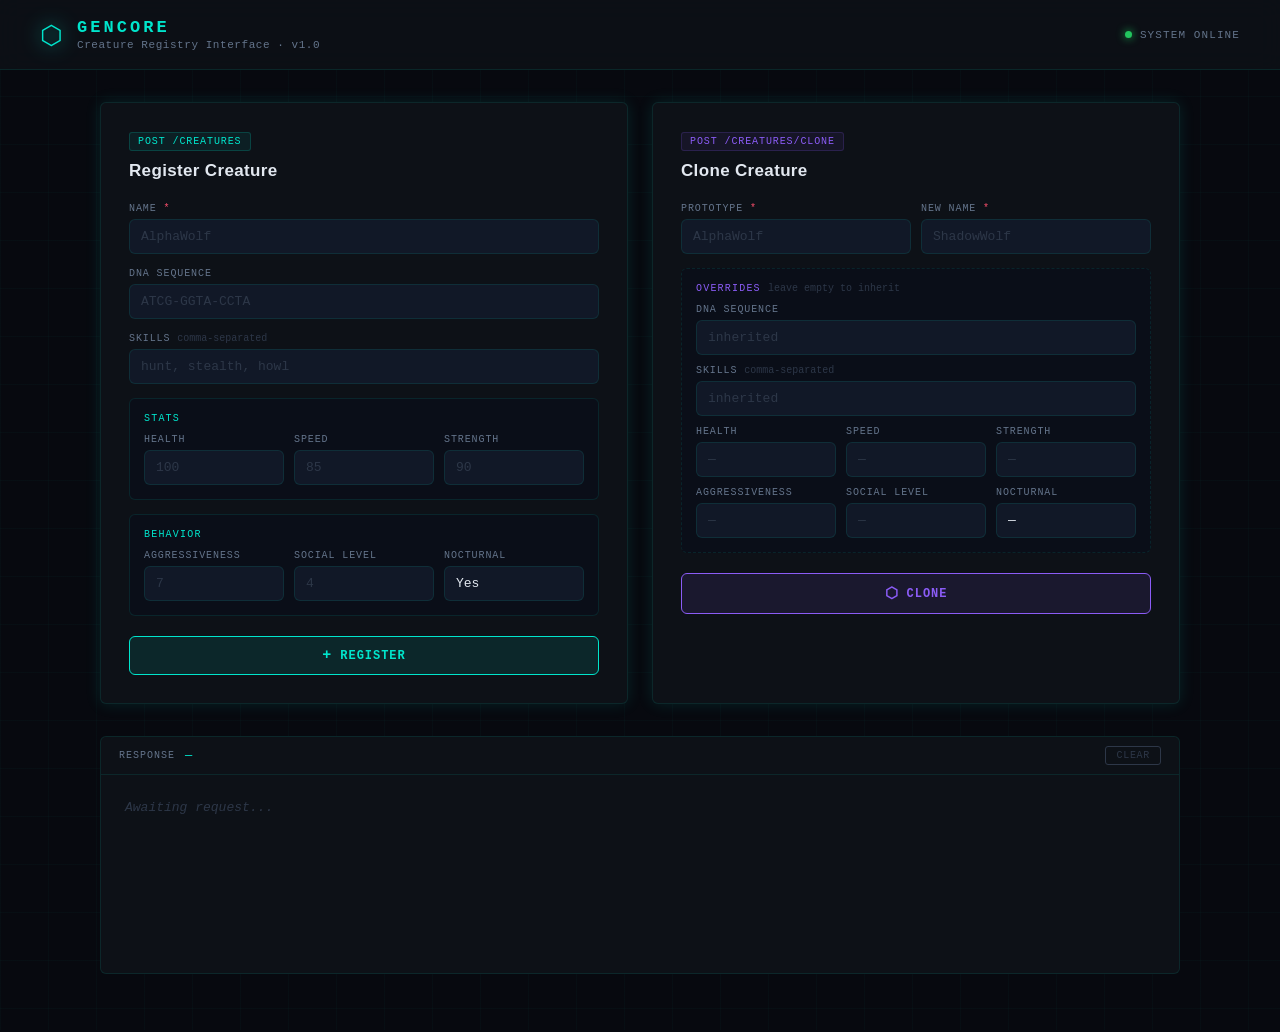
<file: gencore/frontend/index.html>
<!DOCTYPE html>
<html lang="en">
<head>
  <meta charset="UTF-8" />
  <meta name="viewport" content="width=device-width, initial-scale=1.0" />
  <title>GENCORE // Creature Registry</title>
  <link rel="stylesheet" href="styles/main.css" />
</head>
<body>

  <!-- ── Header ──────────────────────────────────────────────────── -->
  <header class="header">
    <div class="header__logo">⬡</div>
    <div class="header__brand">
      <h1 class="header__title">GENCORE</h1>
      <span class="header__subtitle">Creature Registry Interface · v1.0</span>
    </div>
    <div class="header__status">
      <span class="status-dot"></span>
      <span>SYSTEM ONLINE</span>
    </div>
  </header>

  <!-- ── Main workspace ──────────────────────────────────────────── -->
  <main class="workspace">

    <!-- Create panel -->
    <section class="panel" id="create-panel">
      <div class="panel__header">
        <span class="panel__tag">POST /creatures</span>
        <h2 class="panel__title">Register Creature</h2>
      </div>

      <form class="form" id="create-form" novalidate>

        <div class="form__group">
          <label class="form__label" for="create-name">Name <span class="form__required">*</span></label>
          <input class="form__input" id="create-name" type="text" placeholder="AlphaWolf" required />
        </div>

        <div class="form__group">
          <label class="form__label" for="create-dna">DNA Sequence</label>
          <input class="form__input" id="create-dna" type="text" placeholder="ATCG-GGTA-CCTA" />
        </div>

        <div class="form__group">
          <label class="form__label" for="create-skills">
            Skills <span class="form__hint">comma-separated</span>
          </label>
          <input class="form__input" id="create-skills" type="text" placeholder="hunt, stealth, howl" />
        </div>

        <!-- Stats -->
        <div class="form__section">
          <span class="form__section-label">Stats</span>
          <div class="form__row">
            <div class="form__group">
              <label class="form__label" for="create-health">Health</label>
              <input class="form__input" id="create-health" type="number" placeholder="100" step="0.1" min="0" />
            </div>
            <div class="form__group">
              <label class="form__label" for="create-speed">Speed</label>
              <input class="form__input" id="create-speed" type="number" placeholder="85" step="0.1" min="0" />
            </div>
            <div class="form__group">
              <label class="form__label" for="create-strength">Strength</label>
              <input class="form__input" id="create-strength" type="number" placeholder="90" step="0.1" min="0" />
            </div>
          </div>
        </div>

        <!-- Behavior -->
        <div class="form__section">
          <span class="form__section-label">Behavior</span>
          <div class="form__row">
            <div class="form__group">
              <label class="form__label" for="create-aggressiveness">Aggressiveness</label>
              <input class="form__input" id="create-aggressiveness" type="number" placeholder="7" step="0.1" min="0" max="10" />
            </div>
            <div class="form__group">
              <label class="form__label" for="create-social">Social Level</label>
              <input class="form__input" id="create-social" type="number" placeholder="4" step="0.1" min="0" max="10" />
            </div>
            <div class="form__group">
              <label class="form__label" for="create-nocturnal">Nocturnal</label>
              <select class="form__input form__select" id="create-nocturnal">
                <option value="true">Yes</option>
                <option value="false">No</option>
              </select>
            </div>
          </div>
        </div>

        <button class="btn btn--primary" type="submit">
          <span class="btn__icon">+</span> Register
        </button>

      </form>
    </section>

    <!-- Clone panel -->
    <section class="panel" id="clone-panel">
      <div class="panel__header">
        <span class="panel__tag">POST /creatures/clone</span>
        <h2 class="panel__title">Clone Creature</h2>
      </div>

      <form class="form" id="clone-form" novalidate>

        <div class="form__row">
          <div class="form__group">
            <label class="form__label" for="clone-prototype">Prototype <span class="form__required">*</span></label>
            <input class="form__input" id="clone-prototype" type="text" placeholder="AlphaWolf" required />
          </div>
          <div class="form__group">
            <label class="form__label" for="clone-new-name">New Name <span class="form__required">*</span></label>
            <input class="form__input" id="clone-new-name" type="text" placeholder="ShadowWolf" required />
          </div>
        </div>

        <!-- Overrides -->
        <div class="form__section form__section--overrides">
          <span class="form__section-label">
            Overrides <span class="form__hint">leave empty to inherit</span>
          </span>

          <div class="form__group">
            <label class="form__label" for="clone-dna">DNA Sequence</label>
            <input class="form__input" id="clone-dna" type="text" placeholder="inherited" />
          </div>

          <div class="form__group">
            <label class="form__label" for="clone-skills">
              Skills <span class="form__hint">comma-separated</span>
            </label>
            <input class="form__input" id="clone-skills" type="text" placeholder="inherited" />
          </div>

          <div class="form__row">
            <div class="form__group">
              <label class="form__label" for="clone-health">Health</label>
              <input class="form__input" id="clone-health" type="number" placeholder="—" step="0.1" min="0" />
            </div>
            <div class="form__group">
              <label class="form__label" for="clone-speed">Speed</label>
              <input class="form__input" id="clone-speed" type="number" placeholder="—" step="0.1" min="0" />
            </div>
            <div class="form__group">
              <label class="form__label" for="clone-strength">Strength</label>
              <input class="form__input" id="clone-strength" type="number" placeholder="—" step="0.1" min="0" />
            </div>
          </div>

          <div class="form__row">
            <div class="form__group">
              <label class="form__label" for="clone-aggressiveness">Aggressiveness</label>
              <input class="form__input" id="clone-aggressiveness" type="number" placeholder="—" step="0.1" min="0" max="10" />
            </div>
            <div class="form__group">
              <label class="form__label" for="clone-social">Social Level</label>
              <input class="form__input" id="clone-social" type="number" placeholder="—" step="0.1" min="0" max="10" />
            </div>
            <div class="form__group">
              <label class="form__label" for="clone-nocturnal">Nocturnal</label>
              <select class="form__input form__select" id="clone-nocturnal">
                <option value="">—</option>
                <option value="true">Yes</option>
                <option value="false">No</option>
              </select>
            </div>
          </div>
        </div>

        <button class="btn btn--secondary" type="submit">
          <span class="btn__icon">⬡</span> Clone
        </button>

      </form>
    </section>

  </main>

  <!-- ── Response viewer ─────────────────────────────────────────── -->
  <section class="response-viewer">
    <div class="response-viewer__header">
      <span class="response-viewer__label">Response</span>
      <span class="response-viewer__origin" id="response-origin">—</span>
      <button class="response-viewer__clear" id="clear-btn">Clear</button>
    </div>
    <div class="response-viewer__body" id="response-body">
      <span class="response-viewer__placeholder">Awaiting request...</span>
    </div>
  </section>

  <script src="scripts/api.js"></script>
  <script src="scripts/ui.js"></script>
  <script src="scripts/main.js"></script>

</body>
</html>
</file>
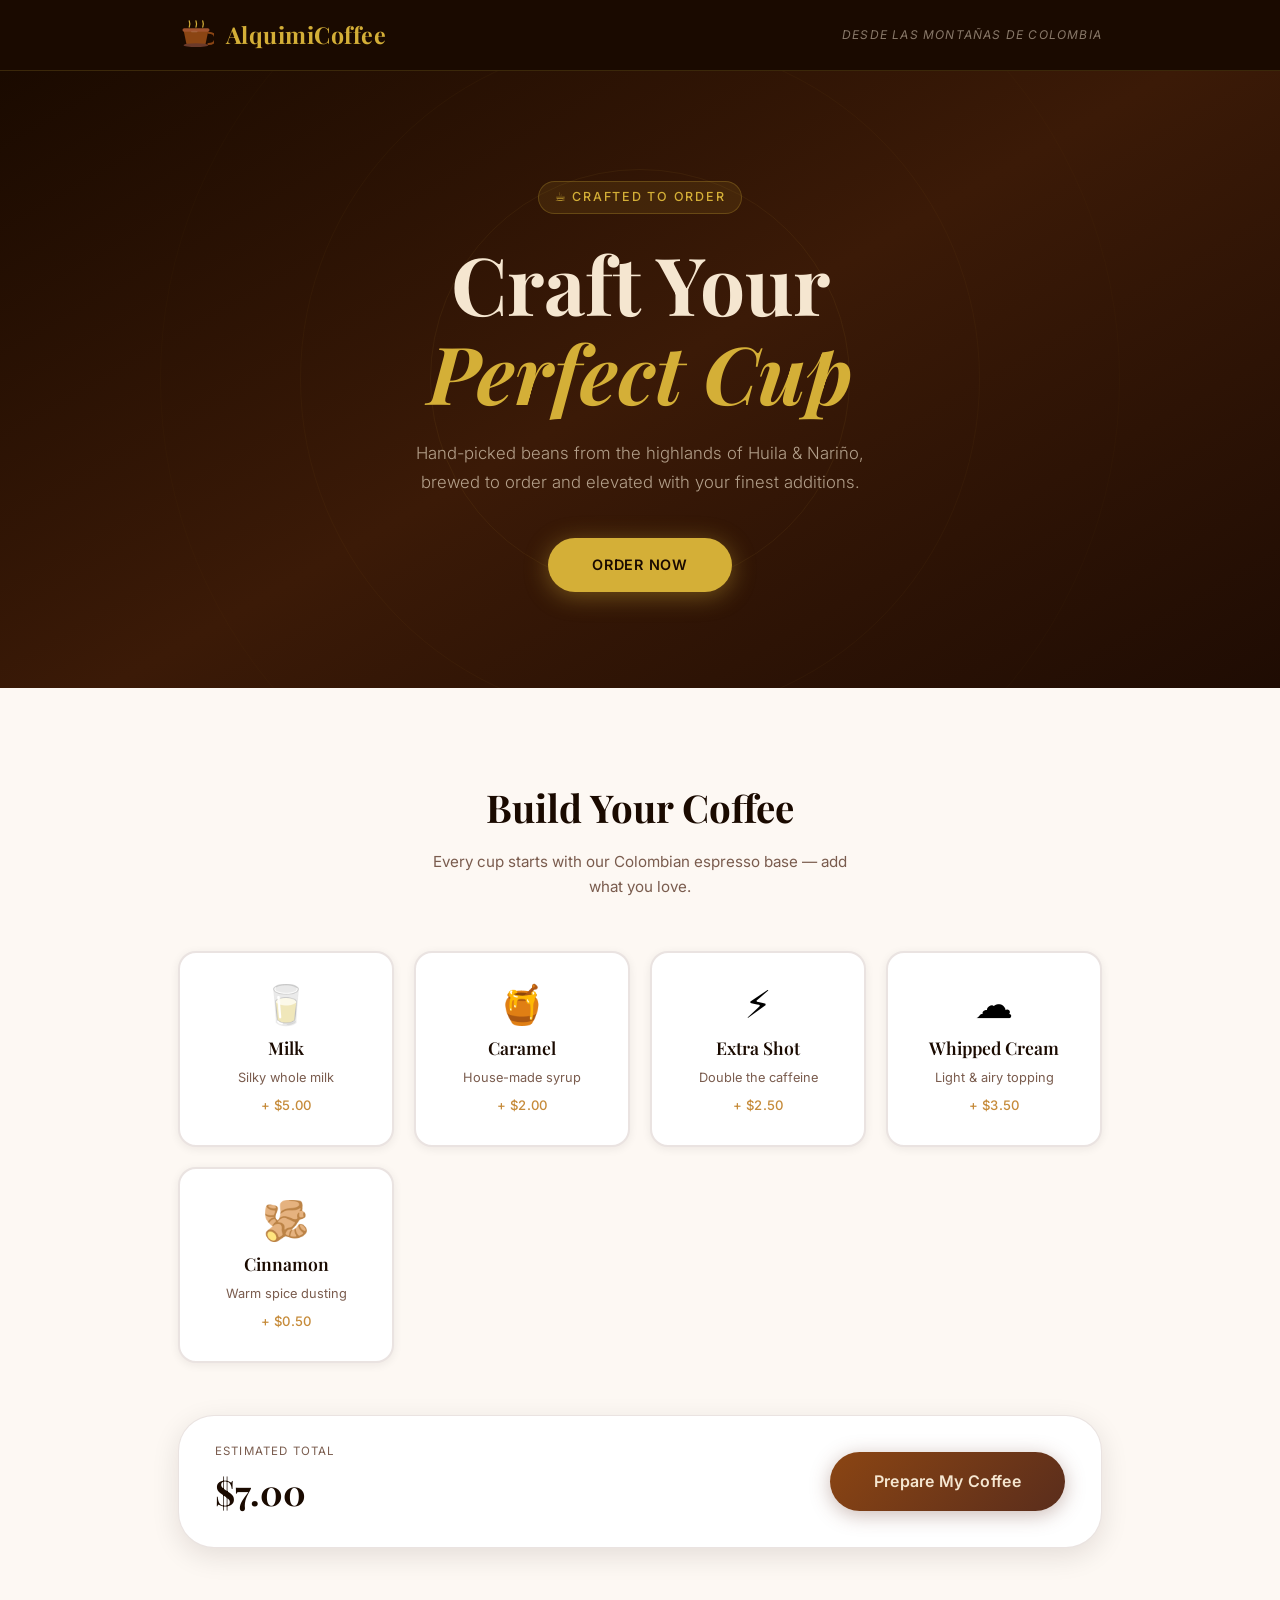
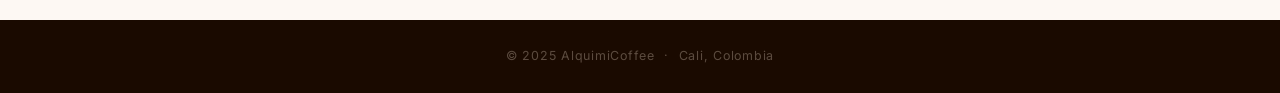
<file: AlquimiCoffee/alquimicoffee/ui/index.html>
<!DOCTYPE html>
<html lang="en">
<head>
  <meta charset="UTF-8" />
  <meta name="viewport" content="width=device-width, initial-scale=1.0" />
  <title>AlquimiCoffee — Colombian Craft Coffee</title>
  <link rel="preconnect" href="https://fonts.googleapis.com" />
  <link rel="preconnect" href="https://fonts.gstatic.com" crossorigin />
  <link href="https://fonts.googleapis.com/css2?family=Playfair+Display:ital,wght@0,400;0,600;0,700;1,400&family=Inter:wght@300;400;500;600&display=swap" rel="stylesheet" />
  <link rel="stylesheet" href="css/styles.css" />
</head>
<body>
  <div class="page-wrapper">

    <!-- ── HEADER ─────────────────────────────────── -->
    <header class="site-header">
      <div class="container header-inner">
        <div class="brand">
          <img src="assets/logo.svg" alt="AlquimiCoffee logo" class="brand-icon" />
          <span class="brand-name">AlquimiCoffee</span>
        </div>
        <p class="brand-origin">Desde las montañas de Colombia</p>
      </div>
    </header>

    <!-- ── HERO ───────────────────────────────────── -->
    <section class="hero">
      <div class="hero-rings" aria-hidden="true">
        <span class="ring ring-1"></span>
        <span class="ring ring-2"></span>
        <span class="ring ring-3"></span>
      </div>
      <div class="container hero-content">
        <p class="hero-label">☕ Crafted to order</p>
        <h1 class="hero-title">Craft Your<br /><em>Perfect Cup</em></h1>
        <p class="hero-subtitle">
          Hand-picked beans from the highlands of Huila &amp; Nariño,<br />
          brewed to order and elevated with your finest additions.
        </p>
        <a href="#order" class="btn-hero">Order Now</a>
      </div>
    </section>

    <!-- ── ORDER SECTION ──────────────────────────── -->
    <section class="order-section" id="order">
      <div class="container">

        <div class="section-header">
          <h2 class="section-title">Build Your Coffee</h2>
          <p class="section-sub">Every cup starts with our Colombian espresso base — add what you love.</p>
        </div>

        <div class="ingredients-grid">

          <button class="ingredient-card" data-ingredient="milk" data-cost="5.00" aria-pressed="false">
            <span class="ingredient-icon">🥛</span>
            <h3 class="ingredient-name">Milk</h3>
            <p class="ingredient-desc">Silky whole milk</p>
            <span class="ingredient-price">+ $5.00</span>
            <span class="check-badge" aria-hidden="true">✓</span>
          </button>

          <button class="ingredient-card" data-ingredient="caramel" data-cost="2.00" aria-pressed="false">
            <span class="ingredient-icon">🍯</span>
            <h3 class="ingredient-name">Caramel</h3>
            <p class="ingredient-desc">House-made syrup</p>
            <span class="ingredient-price">+ $2.00</span>
            <span class="check-badge" aria-hidden="true">✓</span>
          </button>

          <button class="ingredient-card" data-ingredient="extra_shot" data-cost="2.50" aria-pressed="false">
            <span class="ingredient-icon">⚡</span>
            <h3 class="ingredient-name">Extra Shot</h3>
            <p class="ingredient-desc">Double the caffeine</p>
            <span class="ingredient-price">+ $2.50</span>
            <span class="check-badge" aria-hidden="true">✓</span>
          </button>

          <button class="ingredient-card" data-ingredient="whipped_cream" data-cost="3.50" aria-pressed="false">
            <span class="ingredient-icon">☁️</span>
            <h3 class="ingredient-name">Whipped Cream</h3>
            <p class="ingredient-desc">Light &amp; airy topping</p>
            <span class="ingredient-price">+ $3.50</span>
            <span class="check-badge" aria-hidden="true">✓</span>
          </button>

          <button class="ingredient-card" data-ingredient="cinnamon" data-cost="0.50" aria-pressed="false">
            <span class="ingredient-icon">🫚</span>
            <h3 class="ingredient-name">Cinnamon</h3>
            <p class="ingredient-desc">Warm spice dusting</p>
            <span class="ingredient-price">+ $0.50</span>
            <span class="check-badge" aria-hidden="true">✓</span>
          </button>

        </div>

        <!-- Price bar + CTA -->
        <div class="order-footer">
          <div class="price-summary">
            <span class="price-label">Estimated Total</span>
            <span class="price-value" id="livePrice">$7.00</span>
          </div>
          <button class="btn-order" id="orderBtn">
            <span class="btn-label">Prepare My Coffee</span>
            <span class="btn-spinner" hidden></span>
          </button>
        </div>

      </div>
    </section>

    <!-- ── RESULT ──────────────────────────────────── -->
    <section class="result-section" id="resultSection" aria-live="polite" hidden>
      <div class="container">
        <div class="receipt-card" id="receiptCard">
          <div class="receipt-top-notch" aria-hidden="true"></div>

          <div class="receipt-header">
            <span class="receipt-icon">✓</span>
            <h2 class="receipt-title">Your Coffee is Ready!</h2>
          </div>

          <div class="receipt-body">
            <p class="receipt-drink" id="receiptDrink">—</p>
          </div>

          <div class="receipt-footer">
            <span class="receipt-total-label">Total</span>
            <span class="receipt-total-value" id="receiptCost">—</span>
          </div>

          <button class="btn-new" id="newOrderBtn">Start a New Order</button>
        </div>
      </div>
    </section>

    <!-- ── FOOTER ─────────────────────────────────── -->
    <footer class="site-footer">
      <div class="container">
        <p>© 2025 AlquimiCoffee &nbsp;·&nbsp; Cali, Colombia</p>
      </div>
    </footer>

  </div><!-- /page-wrapper -->

  <script src="js/app.js"></script>
</body>
</html>
</file>
<file: gencore/frontend/styles/main.css>
/* ── Variables ───────────────────────────────────────────────────── */
:root {
  --bg-base:          #07090f;
  --bg-panel:         #0d1117;
  --bg-input:         #111827;
  --bg-section:       #0a0e18;

  --accent-primary:   #00e5cc;
  --accent-secondary: #8b5cf6;
  --accent-success:   #22c55e;
  --accent-error:     #ff4f6d;

  --text-primary:     #e2e8f0;
  --text-secondary:   #64748b;
  --text-muted:       #2d3748;

  --border-subtle:    rgba(0, 229, 204, 0.10);
  --border-normal:    rgba(0, 229, 204, 0.20);
  --border-focus:     rgba(0, 229, 204, 0.55);

  --glow-sm:          0 0 16px rgba(0, 229, 204, 0.12);
  --glow-md:          0 0 28px rgba(0, 229, 204, 0.22);

  --font-ui:          -apple-system, BlinkMacSystemFont, 'Segoe UI', sans-serif;
  --font-mono:        'JetBrains Mono', 'Fira Code', 'Consolas', monospace;

  --radius:           6px;
  --ease:             0.2s ease;
}

/* ── Reset ───────────────────────────────────────────────────────── */
*, *::before, *::after {
  box-sizing: border-box;
  margin: 0;
  padding: 0;
}

/* ── Base ────────────────────────────────────────────────────────── */
body {
  background-color: var(--bg-base);
  background-image:
    linear-gradient(rgba(0, 229, 204, 0.025) 1px, transparent 1px),
    linear-gradient(90deg, rgba(0, 229, 204, 0.025) 1px, transparent 1px);
  background-size: 48px 48px;
  color: var(--text-primary);
  font-family: var(--font-ui);
  font-size: 14px;
  min-height: 100vh;
  padding-bottom: 56px;
}

/* ── Header ──────────────────────────────────────────────────────── */
.header {
  display: flex;
  align-items: center;
  gap: 14px;
  padding: 18px 40px;
  border-bottom: 1px solid var(--border-subtle);
  background: rgba(13, 17, 23, 0.85);
  backdrop-filter: blur(12px);
  position: sticky;
  top: 0;
  z-index: 100;
}

.header__logo {
  font-size: 26px;
  color: var(--accent-primary);
  filter: drop-shadow(0 0 10px var(--accent-primary));
  line-height: 1;
}

.header__brand {
  display: flex;
  flex-direction: column;
  gap: 2px;
}

.header__title {
  font-family: var(--font-mono);
  font-size: 17px;
  font-weight: 700;
  letter-spacing: 0.18em;
  color: var(--accent-primary);
}

.header__subtitle {
  font-family: var(--font-mono);
  font-size: 11px;
  color: var(--text-secondary);
  letter-spacing: 0.05em;
}

.header__status {
  margin-left: auto;
  display: flex;
  align-items: center;
  gap: 8px;
  font-family: var(--font-mono);
  font-size: 11px;
  color: var(--text-secondary);
  letter-spacing: 0.1em;
}

.status-dot {
  width: 7px;
  height: 7px;
  border-radius: 50%;
  background: var(--accent-success);
  box-shadow: 0 0 8px var(--accent-success);
  animation: blink 2.4s ease-in-out infinite;
}

@keyframes blink {
  0%, 100% { opacity: 1; }
  50%       { opacity: 0.3; }
}

/* ── Workspace ───────────────────────────────────────────────────── */
.workspace {
  display: grid;
  grid-template-columns: 1fr 1fr;
  gap: 24px;
  max-width: 1160px;
  margin: 32px auto;
  padding: 0 40px;
}

/* ── Panel ───────────────────────────────────────────────────────── */
.panel {
  background: var(--bg-panel);
  border: 1px solid var(--border-subtle);
  border-radius: var(--radius);
  padding: 28px;
  box-shadow: var(--glow-sm);
  transition: box-shadow var(--ease);
}

.panel:hover {
  box-shadow: var(--glow-md);
}

.panel__header {
  margin-bottom: 22px;
}

.panel__tag {
  display: inline-block;
  font-family: var(--font-mono);
  font-size: 10px;
  letter-spacing: 0.09em;
  text-transform: uppercase;
  padding: 3px 8px;
  border-radius: 3px;
}

#create-panel .panel__tag {
  color: var(--accent-primary);
  background: rgba(0, 229, 204, 0.07);
  border: 1px solid rgba(0, 229, 204, 0.18);
}

#clone-panel .panel__tag {
  color: var(--accent-secondary);
  background: rgba(139, 92, 246, 0.07);
  border: 1px solid rgba(139, 92, 246, 0.18);
}

.panel__title {
  font-size: 17px;
  font-weight: 600;
  color: var(--text-primary);
  margin-top: 10px;
  letter-spacing: 0.02em;
}

/* ── Form ────────────────────────────────────────────────────────── */
.form {
  display: flex;
  flex-direction: column;
  gap: 14px;
}

.form__group {
  display: flex;
  flex-direction: column;
  gap: 5px;
  flex: 1;
}

.form__row {
  display: flex;
  gap: 10px;
}

.form__label {
  font-family: var(--font-mono);
  font-size: 10px;
  color: var(--text-secondary);
  letter-spacing: 0.09em;
  text-transform: uppercase;
}

.form__hint {
  color: var(--text-muted);
  text-transform: none;
  letter-spacing: 0;
  font-size: 10px;
}

.form__required {
  color: var(--accent-error);
}

.form__input {
  background: var(--bg-input);
  border: 1px solid var(--border-subtle);
  border-radius: var(--radius);
  color: var(--text-primary);
  font-family: var(--font-mono);
  font-size: 13px;
  padding: 9px 11px;
  width: 100%;
  outline: none;
  transition: border-color var(--ease), box-shadow var(--ease);
  -webkit-appearance: none;
}

.form__input::placeholder {
  color: var(--text-muted);
}

#create-form .form__input:focus {
  border-color: var(--border-focus);
  box-shadow: 0 0 0 3px rgba(0, 229, 204, 0.07);
}

#clone-form .form__input:focus {
  border-color: rgba(139, 92, 246, 0.55);
  box-shadow: 0 0 0 3px rgba(139, 92, 246, 0.07);
}

.form__select {
  cursor: pointer;
}

.form__section {
  background: var(--bg-section);
  border: 1px solid var(--border-subtle);
  border-radius: var(--radius);
  padding: 14px;
  display: flex;
  flex-direction: column;
  gap: 10px;
}

.form__section-label {
  font-family: var(--font-mono);
  font-size: 10px;
  letter-spacing: 0.12em;
  text-transform: uppercase;
}

#create-panel .form__section-label {
  color: var(--accent-primary);
}

#clone-panel .form__section-label {
  color: var(--accent-secondary);
}

.form__section--overrides {
  border-style: dashed;
}

/* ── Button ──────────────────────────────────────────────────────── */
.btn {
  display: inline-flex;
  align-items: center;
  justify-content: center;
  gap: 8px;
  border: none;
  border-radius: var(--radius);
  cursor: pointer;
  font-family: var(--font-mono);
  font-size: 12px;
  font-weight: 600;
  letter-spacing: 0.08em;
  padding: 10px 22px;
  text-transform: uppercase;
  transition: background var(--ease), box-shadow var(--ease), transform var(--ease);
  margin-top: 6px;
}

.btn--primary {
  background: rgba(0, 229, 204, 0.10);
  border: 1px solid var(--accent-primary);
  color: var(--accent-primary);
}

.btn--primary:hover {
  background: rgba(0, 229, 204, 0.18);
  box-shadow: 0 0 18px rgba(0, 229, 204, 0.28);
}

.btn--secondary {
  background: rgba(139, 92, 246, 0.10);
  border: 1px solid var(--accent-secondary);
  color: var(--accent-secondary);
}

.btn--secondary:hover {
  background: rgba(139, 92, 246, 0.18);
  box-shadow: 0 0 18px rgba(139, 92, 246, 0.28);
}

.btn:active {
  transform: scale(0.97);
}

.btn:disabled {
  opacity: 0.45;
  cursor: not-allowed;
  transform: none;
}

.btn__icon {
  font-size: 15px;
}

/* ── Response Viewer ─────────────────────────────────────────────── */
.response-viewer {
  max-width: 1160px;
  margin: 0 auto;
  padding: 0 40px;
}

.response-viewer__header {
  display: flex;
  align-items: center;
  gap: 10px;
  padding: 9px 18px;
  background: var(--bg-panel);
  border: 1px solid var(--border-subtle);
  border-bottom: none;
  border-radius: var(--radius) var(--radius) 0 0;
}

.response-viewer__label {
  font-family: var(--font-mono);
  font-size: 10px;
  color: var(--text-secondary);
  letter-spacing: 0.1em;
  text-transform: uppercase;
}

.response-viewer__origin {
  font-family: var(--font-mono);
  font-size: 12px;
  color: var(--accent-primary);
  flex: 1;
}

.response-viewer__clear {
  background: none;
  border: 1px solid var(--text-muted);
  border-radius: 3px;
  color: var(--text-muted);
  cursor: pointer;
  font-family: var(--font-mono);
  font-size: 10px;
  letter-spacing: 0.07em;
  padding: 3px 10px;
  text-transform: uppercase;
  transition: border-color var(--ease), color var(--ease);
}

.response-viewer__clear:hover {
  border-color: var(--text-secondary);
  color: var(--text-secondary);
}

.response-viewer__body {
  background: var(--bg-panel);
  border: 1px solid var(--border-subtle);
  border-radius: 0 0 var(--radius) var(--radius);
  min-height: 200px;
  padding: 22px 24px;
  font-family: var(--font-mono);
  font-size: 13px;
  line-height: 1.75;
  overflow-x: auto;
  position: relative;
}

.response-viewer__placeholder {
  color: var(--text-muted);
  font-style: italic;
}

/* Loading scan line */
.response-viewer__body--loading::after {
  content: '';
  position: absolute;
  top: 0;
  left: 0;
  height: 2px;
  width: 100%;
  background: linear-gradient(90deg, transparent, var(--accent-primary), transparent);
  animation: scan 1.1s ease-in-out infinite;
}

@keyframes scan {
  0%   { transform: translateX(-100%); }
  100% { transform: translateX(100%); }
}

/* ── Status Badge ────────────────────────────────────────────────── */
.status-badge {
  display: inline-flex;
  align-items: center;
  gap: 6px;
  font-family: var(--font-mono);
  font-size: 11px;
  padding: 3px 9px;
  border-radius: 3px;
  margin-bottom: 14px;
  letter-spacing: 0.06em;
}

.status-badge--ok {
  background: rgba(34, 197, 94, 0.09);
  border: 1px solid rgba(34, 197, 94, 0.28);
  color: var(--accent-success);
}

.status-badge--error {
  background: rgba(255, 79, 109, 0.09);
  border: 1px solid rgba(255, 79, 109, 0.28);
  color: var(--accent-error);
}

/* ── JSON Syntax Highlighting ────────────────────────────────────── */
.json-key    { color: #7dd3fc; }
.json-string { color: #86efac; }
.json-number { color: #fbbf24; }
.json-bool   { color: #f472b6; }
.json-null   { color: #94a3b8; }
</file>
<file: AlquimiCoffee/alquimicoffee/ui/css/styles.css>
/* ─────────────────────────────────────────────────────────────
   AlquimiCoffee UI  –  Colombian Craft Coffee
   ───────────────────────────────────────────────────────────── */

/* ── RESET ───────────────────────────────────────────────── */
*, *::before, *::after { box-sizing: border-box; margin: 0; padding: 0; }
button { font: inherit; border: none; background: none; cursor: pointer; }
a      { text-decoration: none; }

/* ── DESIGN TOKENS ───────────────────────────────────────── */
:root {
  /* palette */
  --espresso:    #1a0a00;
  --dark-roast:  #2d1505;
  --coffee:      #6b3a2a;
  --saddle:      #8b4513;
  --caramel:     #c68b3a;
  --gold:        #d4af37;
  --gold-light:  #e8c84a;
  --cream:       #f5e6d0;
  --milk:        #fdf8f3;
  --text:        #1a0a00;
  --text-muted:  #7a5c4e;
  --border:      rgba(107, 58, 42, 0.14);

  /* type */
  --serif: 'Playfair Display', Georgia, serif;
  --sans:  'Inter', system-ui, sans-serif;

  /* shape */
  --r-sm: 10px;
  --r-md: 18px;
  --r-lg: 26px;
  --r-xl: 36px;

  /* shadow */
  --sh-sm: 0 2px 10px rgba(26, 10, 0, 0.07);
  --sh-md: 0 8px 28px rgba(26, 10, 0, 0.11);
  --sh-lg: 0 20px 56px rgba(26, 10, 0, 0.18);

  /* motion */
  --ease: cubic-bezier(0.4, 0, 0.2, 1);
  --t:    0.25s;
}

/* ── BASE ────────────────────────────────────────────────── */
html {
  scroll-behavior: smooth;
  font-size: 16px;
}

body {
  font-family: var(--sans);
  color: var(--text);
  background: var(--milk);
  line-height: 1.65;
  -webkit-font-smoothing: antialiased;
}

.container {
  max-width: 980px;
  margin: 0 auto;
  padding: 0 28px;
}

/* ── HEADER ──────────────────────────────────────────────── */
.site-header {
  position: sticky;
  top: 0;
  z-index: 50;
  background: var(--espresso);
  border-bottom: 1px solid rgba(212, 175, 55, 0.18);
  backdrop-filter: blur(8px);
}

.header-inner {
  display: flex;
  align-items: center;
  justify-content: space-between;
  padding-top: 16px;
  padding-bottom: 16px;
  flex-wrap: wrap;
  gap: 6px;
}

.brand {
  display: flex;
  align-items: center;
  gap: 12px;
}

.brand-icon {
  width: 36px;
  height: 36px;
  flex-shrink: 0;
}

.brand-name {
  font-family: var(--serif);
  font-size: 1.45rem;
  font-weight: 700;
  color: var(--gold);
  letter-spacing: 0.02em;
}

.brand-origin {
  font-size: 0.75rem;
  color: rgba(245, 230, 208, 0.5);
  letter-spacing: 0.1em;
  text-transform: uppercase;
  font-style: italic;
}

/* ── HERO ────────────────────────────────────────────────── */
.hero {
  position: relative;
  overflow: hidden;
  background: linear-gradient(150deg, var(--espresso) 0%, #3b1a07 50%, #1f0c03 100%);
  padding: 110px 0 96px;
  text-align: center;
}

/* Decorative concentric rings */
.hero-rings {
  position: absolute;
  inset: 0;
  pointer-events: none;
}

.ring {
  position: absolute;
  border-radius: 50%;
  border: 1px solid rgba(212, 175, 55, 0.07);
  top: 50%;
  left: 50%;
  transform: translate(-50%, -50%);
}

.ring-1 { width: 420px; height: 420px; }
.ring-2 { width: 680px; height: 680px; border-color: rgba(212, 175, 55, 0.04); }
.ring-3 { width: 960px; height: 960px; border-color: rgba(212, 175, 55, 0.025); }

.hero-content {
  position: relative;
  z-index: 1;
}

.hero-label {
  display: inline-block;
  font-size: 0.78rem;
  font-weight: 500;
  letter-spacing: 0.14em;
  text-transform: uppercase;
  color: var(--gold);
  background: rgba(212, 175, 55, 0.1);
  border: 1px solid rgba(212, 175, 55, 0.25);
  padding: 5px 16px;
  border-radius: 100px;
  margin-bottom: 24px;
}

.hero-title {
  font-family: var(--serif);
  font-size: clamp(3rem, 7vw, 5rem);
  font-weight: 700;
  color: var(--cream);
  line-height: 1.12;
  margin-bottom: 22px;
}

.hero-title em {
  font-style: italic;
  color: var(--gold);
}

.hero-subtitle {
  font-size: 1.05rem;
  color: rgba(245, 230, 208, 0.65);
  font-weight: 300;
  max-width: 460px;
  margin: 0 auto 40px;
  line-height: 1.75;
}

.btn-hero {
  display: inline-block;
  padding: 15px 44px;
  background: var(--gold);
  color: var(--espresso);
  font-family: var(--sans);
  font-weight: 600;
  font-size: 0.9rem;
  letter-spacing: 0.05em;
  text-transform: uppercase;
  border-radius: 100px;
  box-shadow: 0 4px 24px rgba(212, 175, 55, 0.4);
  transition: background var(--t) var(--ease),
              transform  var(--t) var(--ease),
              box-shadow var(--t) var(--ease);
}

.btn-hero:hover {
  background: var(--gold-light);
  transform: translateY(-2px);
  box-shadow: 0 8px 32px rgba(212, 175, 55, 0.5);
}

.btn-hero:active { transform: translateY(0); }

/* ── ORDER SECTION ───────────────────────────────────────── */
.order-section {
  padding: 88px 0 72px;
}

.section-header {
  text-align: center;
  margin-bottom: 52px;
}

.section-title {
  font-family: var(--serif);
  font-size: 2.4rem;
  font-weight: 700;
  color: var(--espresso);
  margin-bottom: 10px;
}

.section-sub {
  font-size: 0.95rem;
  color: var(--text-muted);
  max-width: 440px;
  margin: 0 auto;
}

/* ── INGREDIENT CARDS ────────────────────────────────────── */
.ingredients-grid {
  display: grid;
  grid-template-columns: repeat(4, 1fr);
  gap: 20px;
  margin-bottom: 52px;
}

.ingredient-card {
  position: relative;
  display: flex;
  flex-direction: column;
  align-items: center;
  text-align: center;
  gap: 7px;
  padding: 32px 18px 28px;
  background: #fff;
  border: 2px solid var(--border);
  border-radius: var(--r-md);
  box-shadow: var(--sh-sm);
  transition: border-color var(--t) var(--ease),
              box-shadow   var(--t) var(--ease),
              transform    var(--t) var(--ease),
              background   var(--t) var(--ease);
  outline: none;
  user-select: none;
  overflow: hidden;
}

.ingredient-card::before {
  content: '';
  position: absolute;
  inset: 0;
  background: linear-gradient(135deg, rgba(212,175,55,0.06) 0%, transparent 60%);
  opacity: 0;
  transition: opacity var(--t) var(--ease);
}

.ingredient-card:hover {
  border-color: rgba(212, 175, 55, 0.45);
  box-shadow: var(--sh-md);
  transform: translateY(-4px);
}

.ingredient-card:hover::before { opacity: 1; }

.ingredient-card:focus-visible {
  outline: 2px solid var(--gold);
  outline-offset: 3px;
}

/* Selected state */
.ingredient-card[aria-pressed="true"] {
  border-color: var(--gold);
  background: #fffbef;
  box-shadow: 0 0 0 4px rgba(212, 175, 55, 0.12), var(--sh-md);
  transform: translateY(-4px);
}

.ingredient-card[aria-pressed="true"]::before { opacity: 1; }

/* Check badge (visible when selected) */
.check-badge {
  position: absolute;
  top: 10px;
  right: 10px;
  width: 22px;
  height: 22px;
  background: var(--gold);
  color: var(--espresso);
  font-size: 0.65rem;
  font-weight: 700;
  border-radius: 50%;
  display: flex;
  align-items: center;
  justify-content: center;
  opacity: 0;
  transform: scale(0.6);
  transition: opacity var(--t) var(--ease), transform var(--t) var(--ease);
}

.ingredient-card[aria-pressed="true"] .check-badge {
  opacity: 1;
  transform: scale(1);
}

.ingredient-icon {
  font-size: 2.4rem;
  line-height: 1;
  margin-bottom: 2px;
}

.ingredient-name {
  font-family: var(--serif);
  font-size: 1.1rem;
  font-weight: 600;
  color: var(--espresso);
}

.ingredient-desc {
  font-size: 0.8rem;
  color: var(--text-muted);
  line-height: 1.4;
}

.ingredient-price {
  font-size: 0.82rem;
  font-weight: 500;
  color: var(--caramel);
  margin-top: 2px;
  letter-spacing: 0.02em;
}

.ingredient-card[aria-pressed="true"] .ingredient-price {
  color: var(--saddle);
  font-weight: 600;
}

/* ── ORDER FOOTER ────────────────────────────────────────── */
.order-footer {
  display: flex;
  align-items: center;
  justify-content: space-between;
  gap: 24px;
  background: #fff;
  border: 1px solid var(--border);
  border-radius: var(--r-xl);
  padding: 26px 36px;
  box-shadow: var(--sh-md);
  flex-wrap: wrap;
}

.price-summary {
  display: flex;
  flex-direction: column;
  gap: 2px;
}

.price-label {
  font-size: 0.72rem;
  text-transform: uppercase;
  letter-spacing: 0.1em;
  color: var(--text-muted);
}

.price-value {
  font-family: var(--serif);
  font-size: 2.2rem;
  font-weight: 700;
  color: var(--espresso);
  transition: color 0.15s;
}

.btn-order {
  display: inline-flex;
  align-items: center;
  gap: 10px;
  padding: 16px 44px;
  background: linear-gradient(135deg, var(--saddle) 0%, #5a2d1c 100%);
  color: var(--cream);
  font-family: var(--sans);
  font-weight: 600;
  font-size: 1rem;
  letter-spacing: 0.02em;
  border-radius: 100px;
  box-shadow: 0 4px 20px rgba(107, 58, 42, 0.35);
  transition: opacity var(--t) var(--ease),
              transform var(--t) var(--ease),
              box-shadow var(--t) var(--ease);
  flex-shrink: 0;
}

.btn-order:hover {
  opacity: 0.9;
  transform: translateY(-2px);
  box-shadow: 0 8px 28px rgba(107, 58, 42, 0.45);
}

.btn-order:active { transform: translateY(0); }

.btn-order:disabled {
  opacity: 0.6;
  cursor: not-allowed;
  transform: none;
}

/* Loading spinner */
.btn-spinner {
  width: 18px;
  height: 18px;
  border: 2.5px solid rgba(245, 230, 208, 0.3);
  border-top-color: var(--cream);
  border-radius: 50%;
  animation: spin 0.65s linear infinite;
  flex-shrink: 0;
}

@keyframes spin {
  to { transform: rotate(360deg); }
}

/* ── RESULT SECTION ──────────────────────────────────────── */
.result-section {
  padding: 0 0 88px;
  animation: slideUp 0.45s var(--ease) both;
}

@keyframes slideUp {
  from { opacity: 0; transform: translateY(36px); }
  to   { opacity: 1; transform: translateY(0); }
}

.receipt-card {
  position: relative;
  max-width: 540px;
  margin: 0 auto;
  background: var(--espresso);
  border-radius: var(--r-lg);
  padding: 52px 44px 44px;
  text-align: center;
  box-shadow: var(--sh-lg);
  overflow: hidden;
}

/* Gold top accent bar */
.receipt-top-notch {
  position: absolute;
  top: 0; left: 0; right: 0;
  height: 4px;
  background: linear-gradient(90deg, var(--gold), var(--gold-light), var(--gold));
}

.receipt-header {
  margin-bottom: 32px;
}

.receipt-icon {
  display: inline-flex;
  align-items: center;
  justify-content: center;
  width: 60px;
  height: 60px;
  background: var(--gold);
  color: var(--espresso);
  font-size: 1.4rem;
  font-weight: 700;
  border-radius: 50%;
  margin-bottom: 18px;
  box-shadow: 0 0 0 8px rgba(212, 175, 55, 0.1);
  animation: popIn 0.4s var(--ease) 0.1s both;
}

@keyframes popIn {
  from { transform: scale(0.5); opacity: 0; }
  to   { transform: scale(1);   opacity: 1; }
}

.receipt-title {
  font-family: var(--serif);
  font-size: 1.75rem;
  font-weight: 700;
  color: var(--cream);
}

.receipt-body {
  border-top: 1px solid rgba(245, 230, 208, 0.1);
  border-bottom: 1px solid rgba(245, 230, 208, 0.1);
  padding: 22px 0;
  margin-bottom: 22px;
}

.receipt-drink {
  font-family: var(--serif);
  font-size: 1.15rem;
  font-style: italic;
  color: rgba(245, 230, 208, 0.8);
  line-height: 1.55;
}

.receipt-footer {
  display: flex;
  justify-content: space-between;
  align-items: baseline;
  margin-bottom: 32px;
}

.receipt-total-label {
  font-size: 0.75rem;
  text-transform: uppercase;
  letter-spacing: 0.1em;
  color: rgba(245, 230, 208, 0.4);
}

.receipt-total-value {
  font-family: var(--serif);
  font-size: 2.2rem;
  font-weight: 700;
  color: var(--gold);
}

.btn-new {
  padding: 10px 30px;
  border: 1.5px solid rgba(212, 175, 55, 0.35);
  border-radius: 100px;
  color: rgba(245, 230, 208, 0.6);
  font-size: 0.85rem;
  letter-spacing: 0.03em;
  transition: border-color var(--t) var(--ease),
              color        var(--t) var(--ease);
}

.btn-new:hover {
  border-color: var(--gold);
  color: var(--gold);
}

/* ── FOOTER ──────────────────────────────────────────────── */
.site-footer {
  background: var(--espresso);
  padding: 26px 0;
  text-align: center;
}

.site-footer p {
  font-size: 0.78rem;
  color: rgba(245, 230, 208, 0.3);
  letter-spacing: 0.06em;
}

/* ── TOAST ───────────────────────────────────────────────── */
.toast {
  position: fixed;
  bottom: 28px;
  left: 50%;
  transform: translateX(-50%) translateY(80px);
  background: #c0392b;
  color: #fff;
  padding: 12px 26px;
  border-radius: 100px;
  font-size: 0.88rem;
  font-weight: 500;
  z-index: 200;
  pointer-events: none;
  white-space: nowrap;
  box-shadow: 0 4px 20px rgba(0, 0, 0, 0.25);
  transition: transform 0.32s var(--ease);
}

.toast.show {
  transform: translateX(-50%) translateY(0);
}

/* ── RESPONSIVE ──────────────────────────────────────────── */
@media (max-width: 800px) {
  .ingredients-grid {
    grid-template-columns: repeat(2, 1fr);
    gap: 16px;
  }
}

@media (max-width: 540px) {
  .hero { padding: 80px 0 72px; }
  .hero-subtitle { display: none; }

  .order-section  { padding: 64px 0 56px; }
  .section-title  { font-size: 1.9rem; }

  .ingredients-grid { grid-template-columns: repeat(2, 1fr); gap: 12px; }
  .ingredient-card  { padding: 24px 12px 20px; }
  .ingredient-icon  { font-size: 2rem; }

  .order-footer   { flex-direction: column; text-align: center; padding: 22px 24px; }
  .btn-order      { width: 100%; justify-content: center; }

  .receipt-card   { padding: 40px 24px 36px; }
  .brand-origin   { display: none; }
}
</file>
